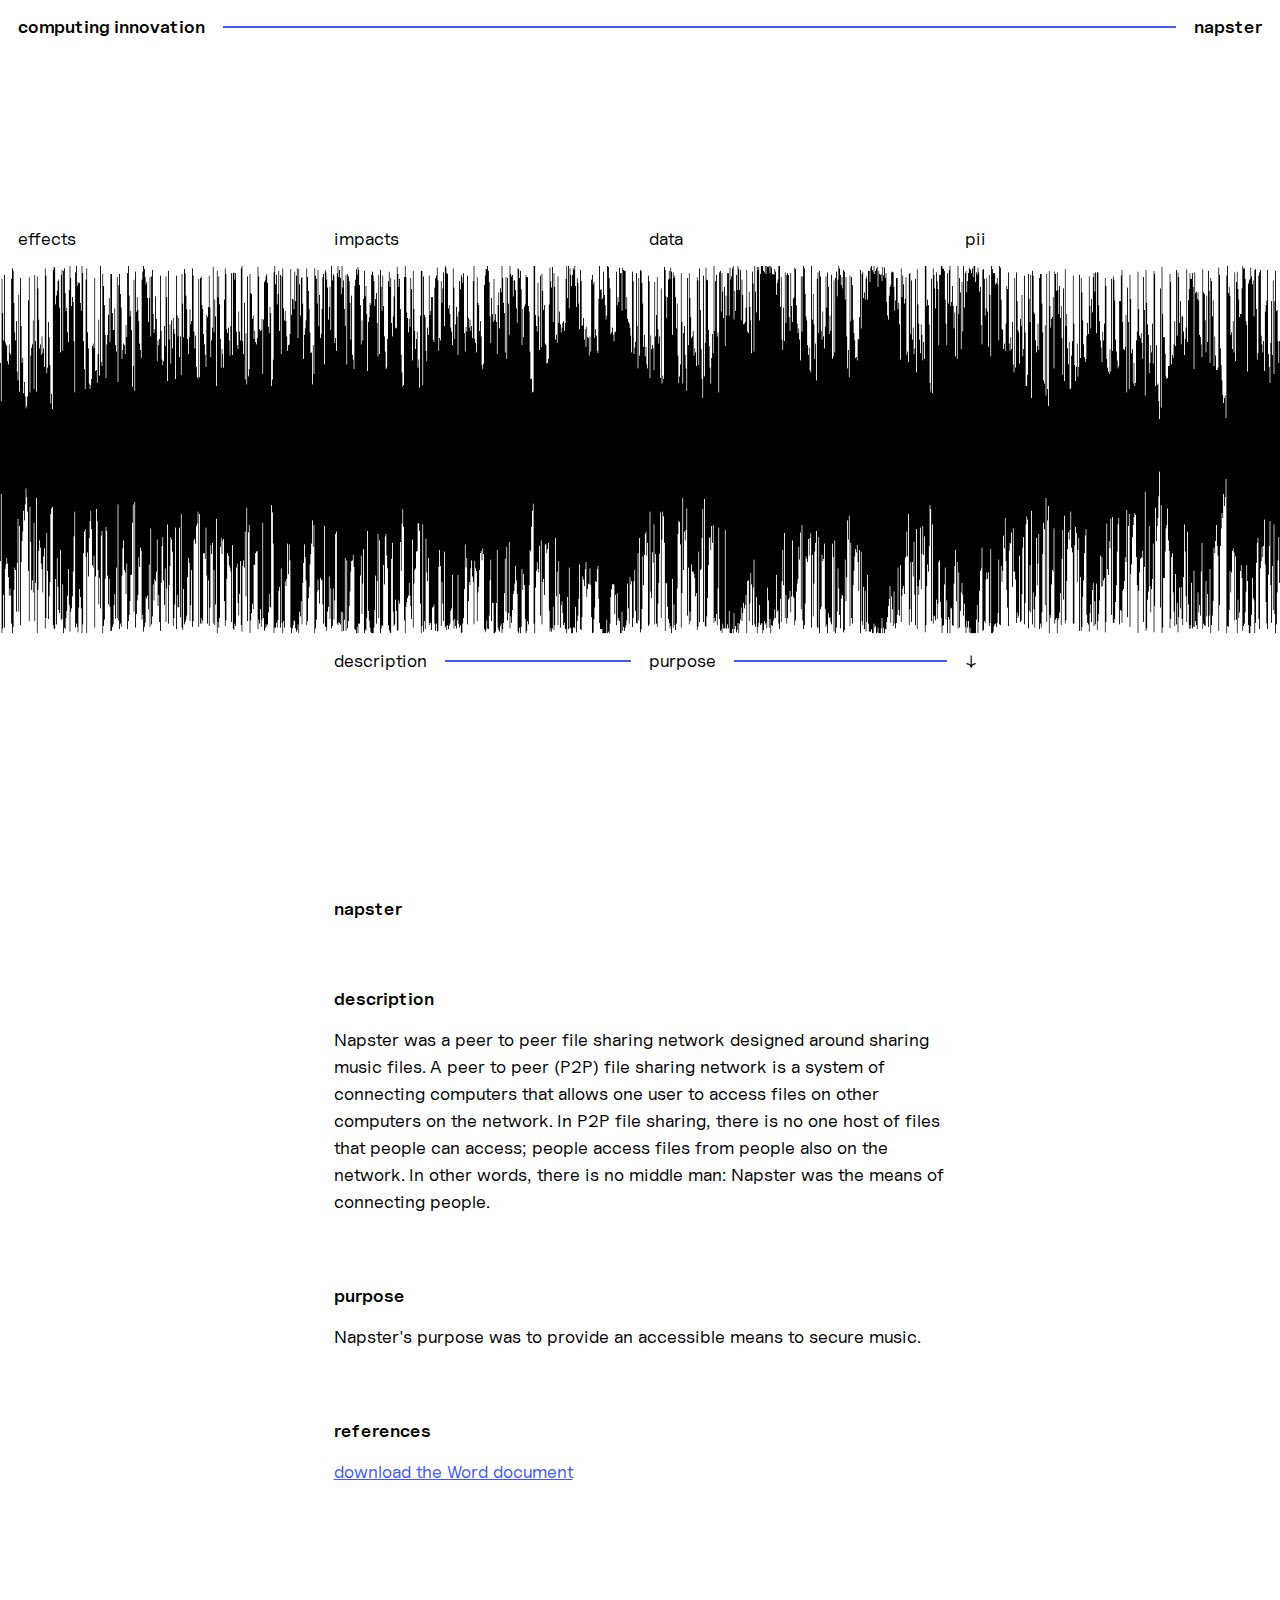
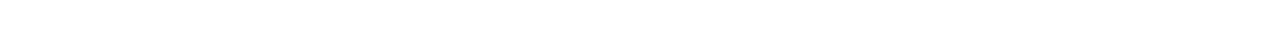
<file: index.html>
<!DOCTYPE html>
<html lang="en">
<head>
    <meta charset="UTF-8">
    <meta http-equiv="X-UA-Compatible" content="IE=edge">
    <meta name="viewport" content="width=device-width, initial-scale=1.0">
    <link rel="stylesheet" href="style.css">
    <link rel="shortcut icon" href="media/favicon.png" type="image/x-icon">
    <title>computing innovation: napster</title>
</head>
<body>
    <div class="wrapper">
        <div class="hero_wrapper">
            <header class="page_header">
                <div class="upper_header">
                    <span>computing innovation</span>
                    <div class="blue_line"></div>
                    <h2><a href="index.html" class="napster">napster</a></h2>
                </div>
                <div class="grid_row_spacer"></div>
                <nav class="page_nav">
                    <ul class="nav_list" role="list">
                        <li class="nav_item"><a href="effects/index.html" class="nav_link">effects</a></li>
                        <li class="nav_item"><a href="impacts/index.html" class="nav_link">impacts</a></li>
                        <li class="nav_item"><a href="data/index.html" class="nav_link">data</a></li>
                        <li class="nav_item"><a href="pii/index.html" class="nav_link">pii</a></li>
                    </ul>
                </nav>
            </header>
            <div class="hero_image_wrapper">
                <img src="media/waveform.png" alt="an image of the waveform of the song, Love Trip, by Takako Mamiya" class="hero_image">
            </div>
            <aside class="content_description">
                <div></div>
                <div class="margin_block_start_0">
                    <div class="content_descriptor">
                        <p>description</p>
                        <div class="blue_line"></div>
                    </div>
                </div>
                <div>
                    <div class="content_descriptor">
                        <p>purpose</p>
                        <div class="blue_line"></div>
                    </div>
                </div>
                <div><span>&ShortDownArrow;</span></div>
            </aside>
        </div>
        <main>
            <div class="main_section">
                <section class="text_content">
                    <h1>napster</h1>
                </section>
            </div>
            <div class="main_section">
                <section class="text_content">
                    <h2>description</h2>
                    <p>Napster was a peer to peer file sharing network designed around sharing music files. A peer to peer (P2P) file sharing network is a system of connecting computers that allows one user to access files on other computers on the network. In P2P file sharing, there is no one host of files that people can access; people access files from people also on the network. In other words, there is no middle man: Napster was the means of connecting people.</p>
                </section>
            </div>
            <div class="main_section">
                <section class="text_content">
                    <h2>purpose</h2>
                    <p>Napster's purpose was to provide an accessible means to secure music.</p>
                </section>
            </div>
            <div class="main_section">
                <section class="text_content">
                    <h2>references</h2>
                    <p><a href="assets/Computing Innovation References.docx" class="download_link" download>download the Word document</a></p>
                </section>
            </div>
        </main>
    </div>
</body>
</html>
</file>
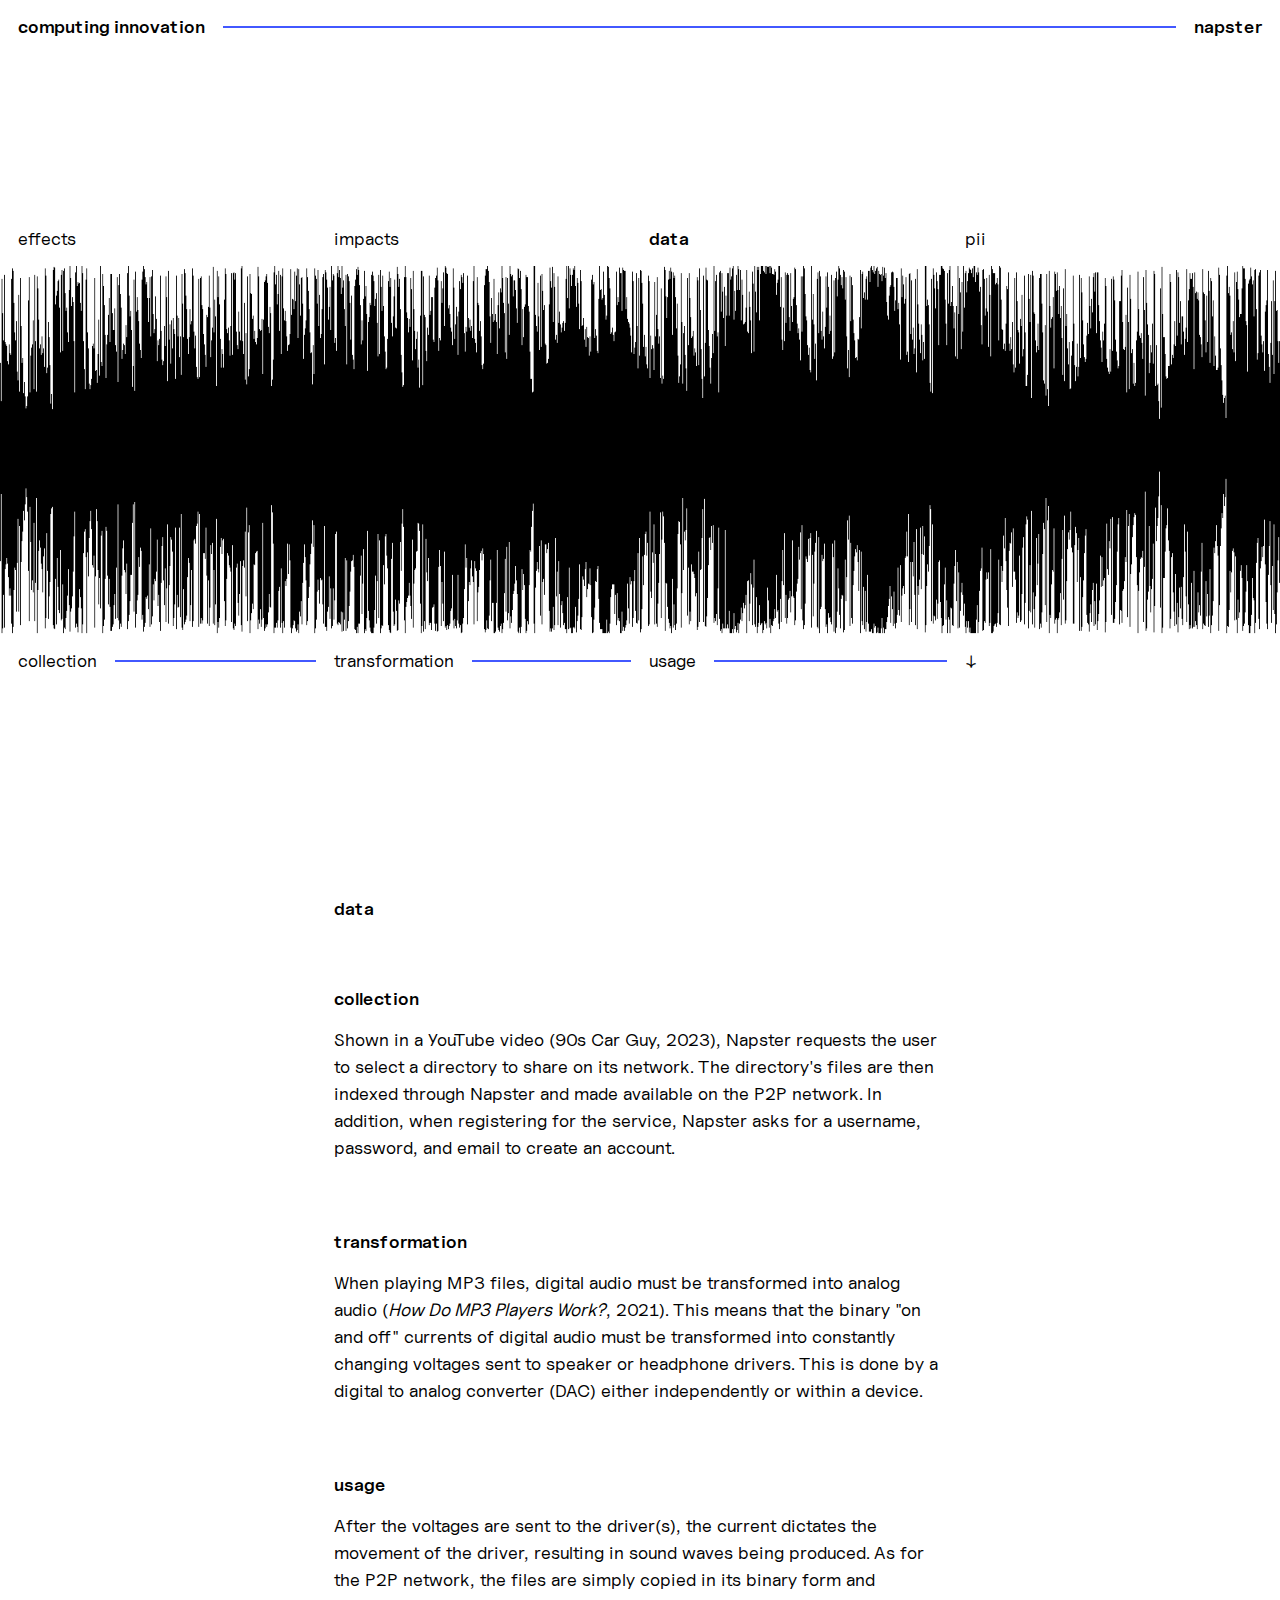
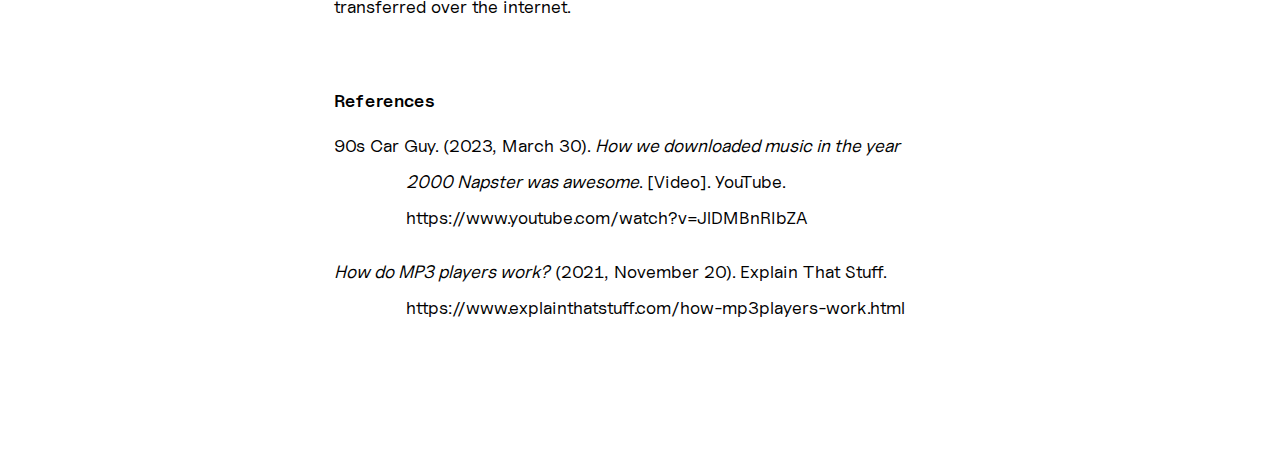
<file: data/index.html>
<!DOCTYPE html>
<html lang="en">
<head>
    <meta charset="UTF-8">
    <meta http-equiv="X-UA-Compatible" content="IE=edge">
    <meta name="viewport" content="width=device-width, initial-scale=1.0">
    <link rel="stylesheet" href="../style.css">
    <link rel="shortcut icon" href="../media/favicon.png" type="image/x-icon">
    <title>computing innovation: data</title>
</head>
<body>
    <div class="wrapper">
        <div class="hero_wrapper">
            <header class="page_header">
                <div class="upper_header">
                    <span>computing innovation</span>
                    <div class="blue_line"></div>
                    <h2><a href="../index.html" class="napster">napster</a></h2>
                </div>
                <div class="grid_row_spacer"></div>
                <nav class="page_nav">
                    <ul class="nav_list" role="list">
                        <li class="nav_item"><a href="../effects/index.html" class="nav_link">effects</a></li>
                        <li class="nav_item"><a href="../impacts/index.html" class="nav_link">impacts</a></li>
                        <li class="nav_item"><a href="../data/index.html" class="nav_link title">data</a></li>
                        <li class="nav_item"><a href="../pii/index.html" class="nav_link">pii</a></li>
                    </ul>
                </nav>
            </header>
            <div class="hero_image_wrapper">
                <img src="../media/waveform.png" alt="an image of the waveform of the song, Love Trip, by Takako Mamiya" class="hero_image">
            </div>
            <aside class="content_description">
                <div>
                    <div class="content_descriptor">
                        <p>collection</p>
                        <div class="blue_line"></div>
                    </div>
                </div>
                <div>
                    <div class="content_descriptor">
                        <p>transformation</p>
                        <div class="blue_line"></div>
                    </div>
                </div>
                <div>
                    <div class="content_descriptor">
                        <p>usage</p>
                        <div class="blue_line"></div>
                    </div>
                </div>
                <div><span>&ShortDownArrow;</span></div>
            </aside>
        </div>
        <main>
            <div class="main_section">
                <section class="text_content">
                    <h1>data</h1>
                </section>
            </div>
            <div class="main_section">
                <section class="text_content">
                    <h2>collection</h2>
                    <p>Shown in a YouTube video (90s Car Guy, 2023), Napster requests the user to select a directory to share on its network. The directory's files are then indexed through Napster and made available on the P2P network. In addition, when registering for the service, Napster asks for a username, password, and email to create an account.</p>
                </section>
            </div>
            <div class="main_section">
                <section class="text_content">
                    <h2>transformation</h2>
                    <p>When playing MP3 files, digital audio must be transformed into analog audio (<span class="source_italic">How Do MP3 Players Work?</span>, 2021). This means that the binary "on and off" currents of digital audio must be transformed into constantly changing voltages sent to speaker or headphone drivers. This is done by a digital to analog converter (DAC) either independently or within a device.</p>
                </section>
            </div>
            <div class="main_section">
                <section class="text_content">
                    <h2>usage</h2>
                    <p>After the voltages are sent to the driver(s), the current dictates the movement of the driver, resulting in sound waves being produced. As for the P2P network, the files are simply copied in its binary form and transferred over the internet.</p>
                </section>
            </div>
            <div class="main_section">
                <section class="sources">
                    <h2>References</h2>
                    <ul class="source_list" role="list">
                        <li class="source">90s Car Guy. (2023, March 30). <span class="source_italic">How we downloaded music in the year 2000 Napster was awesome</span>. [Video]. YouTube. https://www.youtube.com/watch?v=JlDMBnRIbZA</li>
                        <li class="source"><span class="source_italic">How do MP3 players work?</span> (2021, November 20). Explain That Stuff. https://www.explainthatstuff.com/how-mp3players-work.html</li>
                    </ul>
                </section>
            </div>
            </div>
        </main>
    </div>
</body>
</html>
</file>
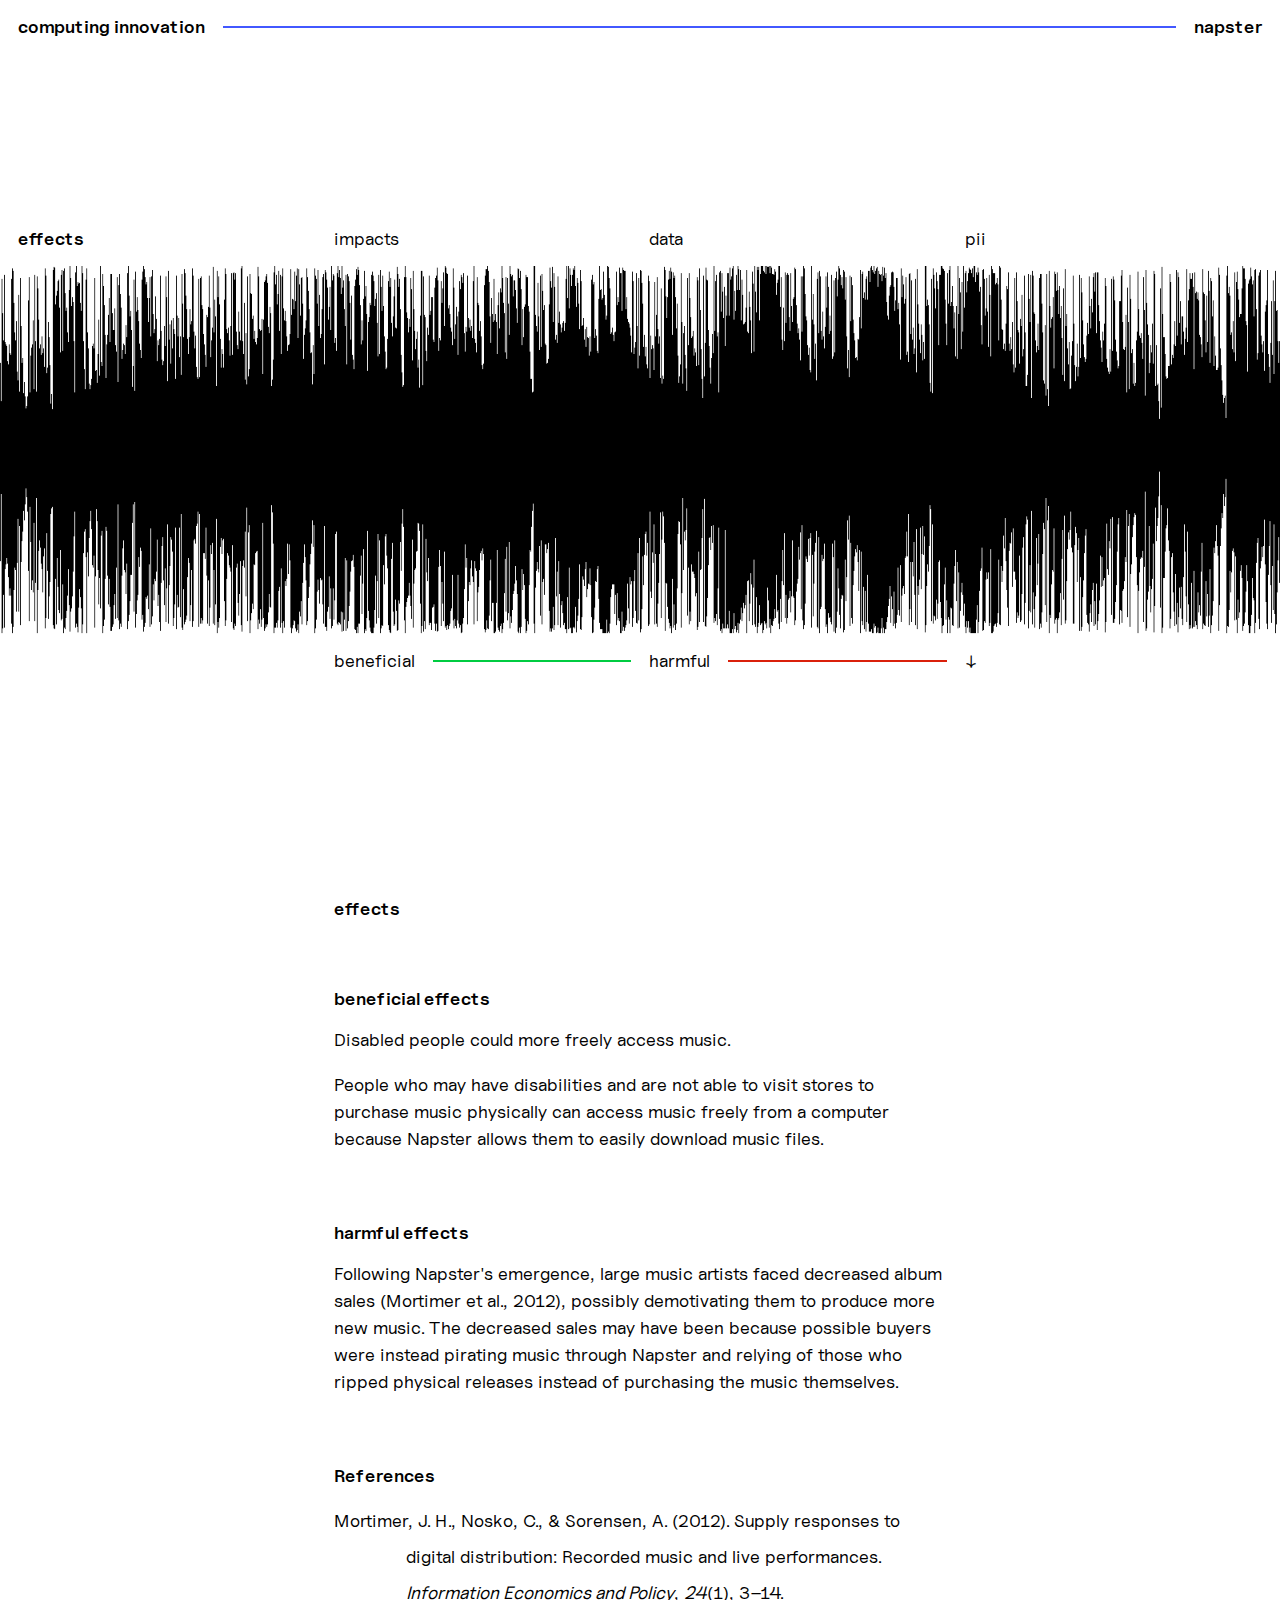
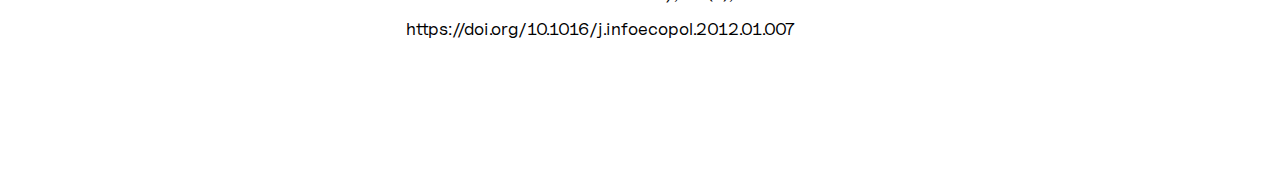
<file: effects/index.html>
<!DOCTYPE html>
<html lang="en">
<head>
    <meta charset="UTF-8">
    <meta http-equiv="X-UA-Compatible" content="IE=edge">
    <meta name="viewport" content="width=device-width, initial-scale=1.0">
    <link rel="stylesheet" href="../style.css">
    <link rel="shortcut icon" href="../media/favicon.png" type="image/x-icon">
    <title>computing innovation: effects</title>
</head>
<body>
    <div class="wrapper">
        <div class="hero_wrapper">
            <header class="page_header">
                <div class="upper_header">
                    <span>computing innovation</span>
                    <div class="blue_line"></div>
                    <h2><a href="../index.html" class="napster">napster</a></h2>
                </div>
                <div class="grid_row_spacer"></div>
                <nav class="page_nav">
                    <ul class="nav_list" role="list">
                        <li class="nav_item"><a href="../effects/index.html" class="nav_link title">effects</a></li>
                        <li class="nav_item"><a href="../impacts/index.html" class="nav_link">impacts</a></li>
                        <li class="nav_item"><a href="../data/index.html" class="nav_link">data</a></li>
                        <li class="nav_item"><a href="../pii/index.html" class="nav_link">pii</a></li>
                    </ul>
                </nav>
            </header>
            <div class="hero_image_wrapper">
                <img src="../media/waveform.png" alt="an image of the waveform of the song, Love Trip, by Takako Mamiya" class="hero_image">
            </div>
            <aside class="content_description">
                <div></div>
                <div class="margin_block_start_0">
                    <div class="content_descriptor">
                        <p>beneficial</p>
                        <div class="blue_line green_line"></div>
                    </div>
                </div>
                <div>
                    <div class="content_descriptor">
                        <p>harmful</p>
                        <div class="blue_line red_line"></div>
                    </div>
                </div>
                <div><span>&ShortDownArrow;</span></div>
            </aside>
        </div>
        <main>
            <div class="main_section">
                <section class="text_content">
                    <h1>effects</h1>
                </section>
            </div>
            <div class="main_section">
                <section class="text_content">
                    <h2>beneficial effects</h2>
                    <p>Disabled people could more freely access music.</p>
                    <p>People who may have disabilities and are not able to visit stores to purchase music physically can access music freely from a computer because Napster allows them to easily download music files.</p>
                </section>
            </div>
            <div class="main_section">
                <section class="text_content">
                    <h2>harmful effects</h2>
                    <p>Following Napster's emergence, large music artists faced decreased album sales (Mortimer et al., 2012), possibly demotivating them to produce more new music. The decreased sales may have been because possible buyers were instead pirating music through Napster and relying of those who ripped physical releases instead of purchasing the music themselves.</p>
                </section>
            </div>
            <div class="main_section">
                <section class="sources">
                    <h2>References</h2>
                    <ul class="source_list" role="list">
                        <li class="source">Mortimer, J. H., Nosko, C., & Sorensen, A. (2012). Supply responses to digital distribution: Recorded music and live performances. <span class=" source_italic">Information Economics and Policy</span>, <span class="source_italic">24</span>(1), 3&ndash;14. https://doi.org/10.1016/j.infoecopol.2012.01.007</li>
                    </ul>
                </section>
            </div>
            </div>
        </main>
    </div>
</body>
</html>
</file>
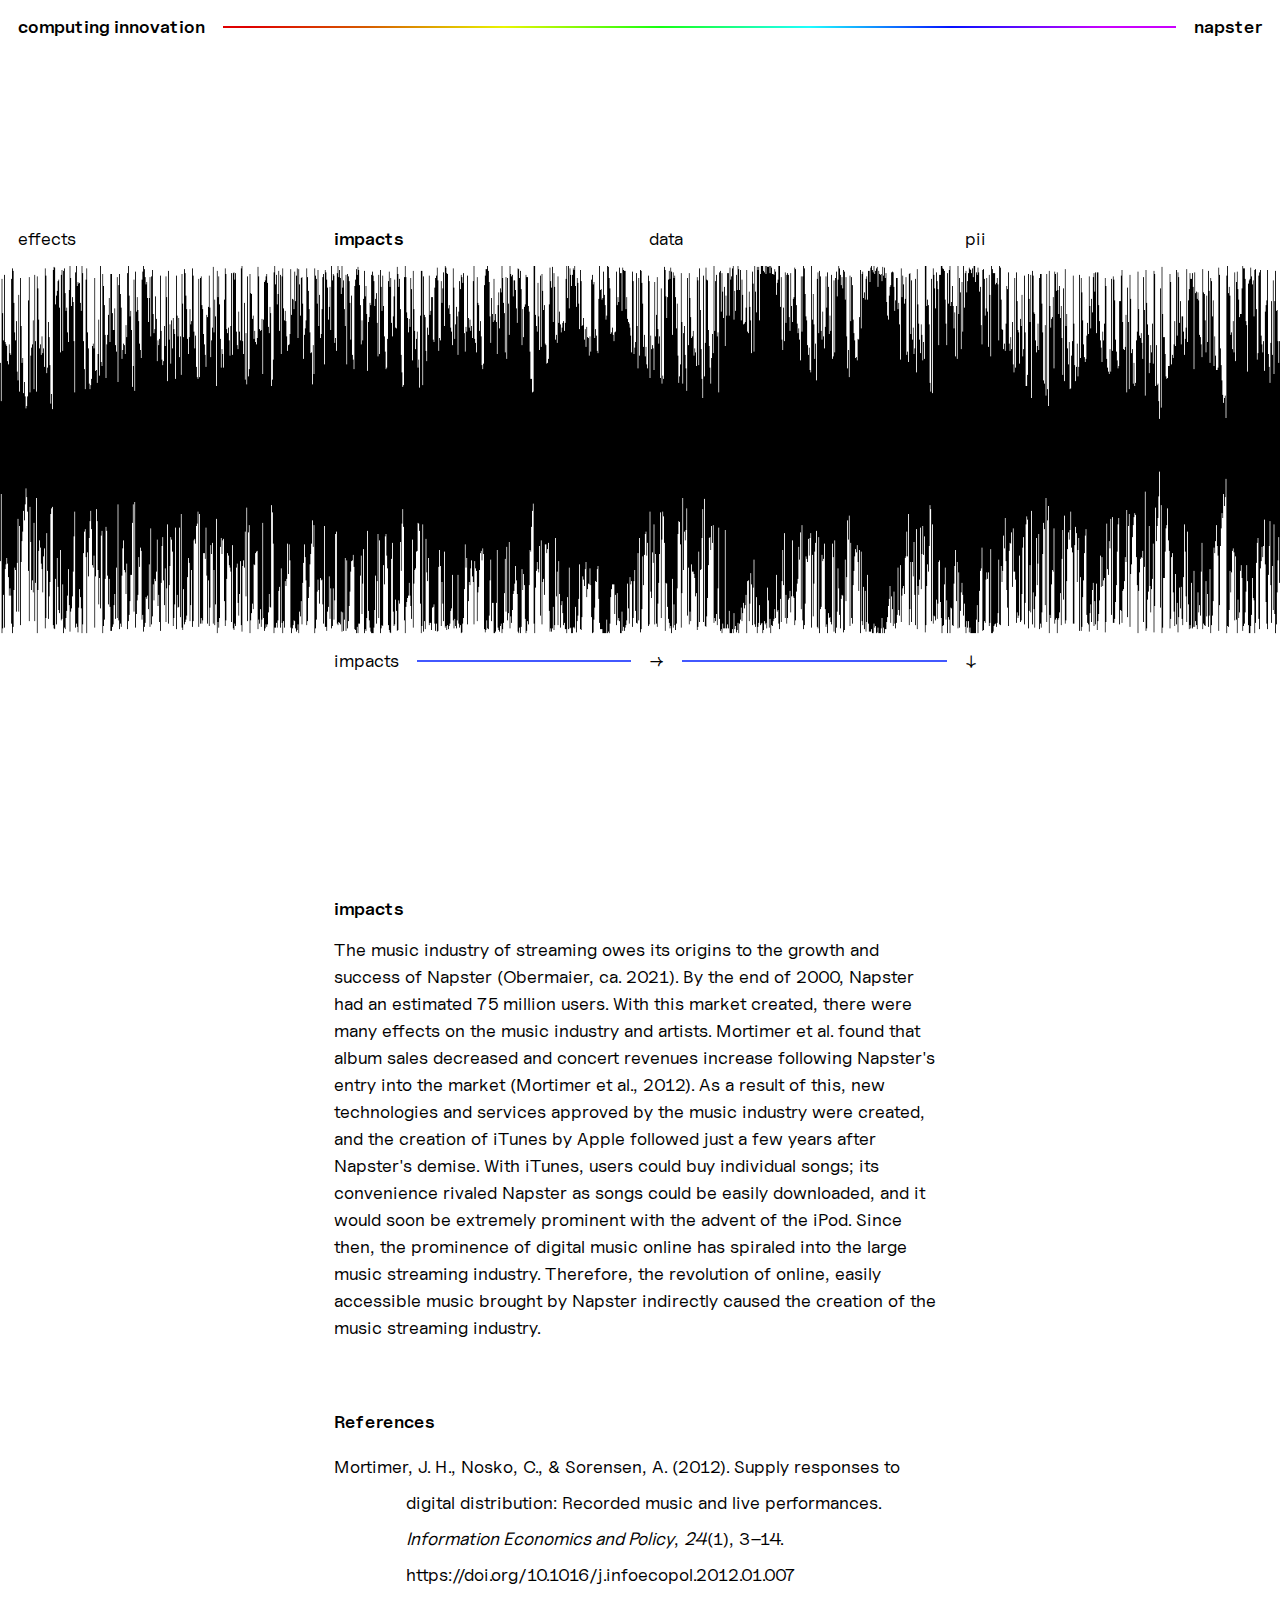
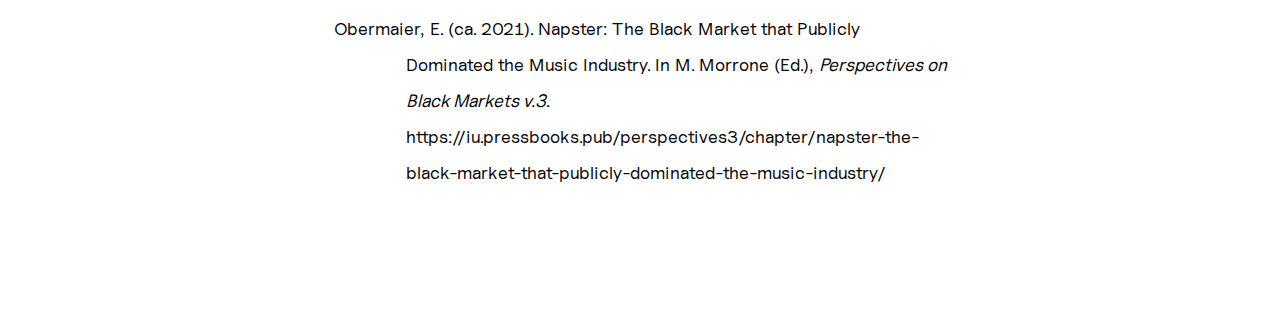
<file: impacts/index.html>
<!DOCTYPE html>
<html lang="en">
<head>
    <meta charset="UTF-8">
    <meta http-equiv="X-UA-Compatible" content="IE=edge">
    <meta name="viewport" content="width=device-width, initial-scale=1.0">
    <link rel="stylesheet" href="../style.css">
    <link rel="shortcut icon" href="../media/favicon.png" type="image/x-icon">
    <title>computing innovation: impacts</title>
</head>
<body>
    <div class="wrapper">
        <div class="hero_wrapper">
            <header class="page_header">
                <div class="upper_header">
                    <span>computing innovation</span>
                    <div class="blue_line rainbow_line"></div>
                    <h2><a href="../index.html" class="napster">napster</a></h2>
                </div>
                <div class="grid_row_spacer"></div>
                <nav class="page_nav">
                    <ul class="nav_list" role="list">
                        <li class="nav_item"><a href="../effects/index.html" class="nav_link">effects</a></li>
                        <li class="nav_item"><a href="../impacts/index.html" class="nav_link title">impacts</a></li>
                        <li class="nav_item"><a href="../data/index.html" class="nav_link">data</a></li>
                        <li class="nav_item"><a href="../pii/index.html" class="nav_link">pii</a></li>
                    </ul>
                </nav>
            </header>
            <div class="hero_image_wrapper">
                <img src="../media/waveform.png" alt="an image of the waveform of the song, Love Trip, by Takako Mamiya" class="hero_image">
            </div>
            <aside class="content_description">
                <div></div>
                <div class="margin_block_start_0">
                    <div class="content_descriptor">
                        <p>impacts</p>
                        <div class="blue_line"></div>
                    </div>
                </div>
                <div>
                    <div class="content_descriptor remove_at_small">
                        <p>&rightarrow;</p>
                        <div class="blue_line"></div>
                    </div>
                </div>
                <div><span>&ShortDownArrow;</span></div>
            </aside>
        </div>
        <main>
            <div class="main_section">
                <section class="text_content">
                    <h1>impacts</h1>
                    <p>The music industry of streaming owes its origins to the growth and success of Napster (Obermaier, ca. 2021). By the end of 2000, Napster had an estimated 75 million users. With this market created, there were many effects on the music industry and artists. Mortimer et al. found that album sales decreased and concert revenues increase following Napster's entry into the market (Mortimer et al., 2012). As a result of this, new technologies and services approved by the music industry were created, and the creation of iTunes by Apple followed just a few years after Napster's demise. With iTunes, users could buy individual songs; its convenience rivaled Napster as songs could be easily downloaded, and it would soon be extremely prominent with the advent of the iPod. Since then, the prominence of digital music online has spiraled into the large music streaming industry. Therefore, the revolution of online, easily accessible music brought by Napster indirectly caused the creation of the music streaming industry.</p>
                </section>
            </div>
            <div class="main_section">
                <section class="sources">
                    <h2>References</h2>
                    <ul class="source_list" role="list">
                        <li class="source">Mortimer, J. H., Nosko, C., & Sorensen, A. (2012). Supply responses to digital distribution: Recorded music and live performances. <span class=" source_italic">Information Economics and Policy</span>, <span class="source_italic">24</span>(1), 3&ndash;14. https://doi.org/10.1016/j.infoecopol.2012.01.007</li>
                        <li class="source">Obermaier, E. (ca. 2021). Napster: The Black Market that Publicly Dominated the Music Industry. In M. Morrone (Ed.), <span class="source_italic">Perspectives on Black Markets v.3</span>. https://iu.pressbooks.pub/perspectives3/chapter/napster-the-black-market-that-publicly-dominated-the-music-industry/</li>
                    </ul>
                </section>
            </div>
            </div>
        </main>
    </div>
</body>
</html>
</file>
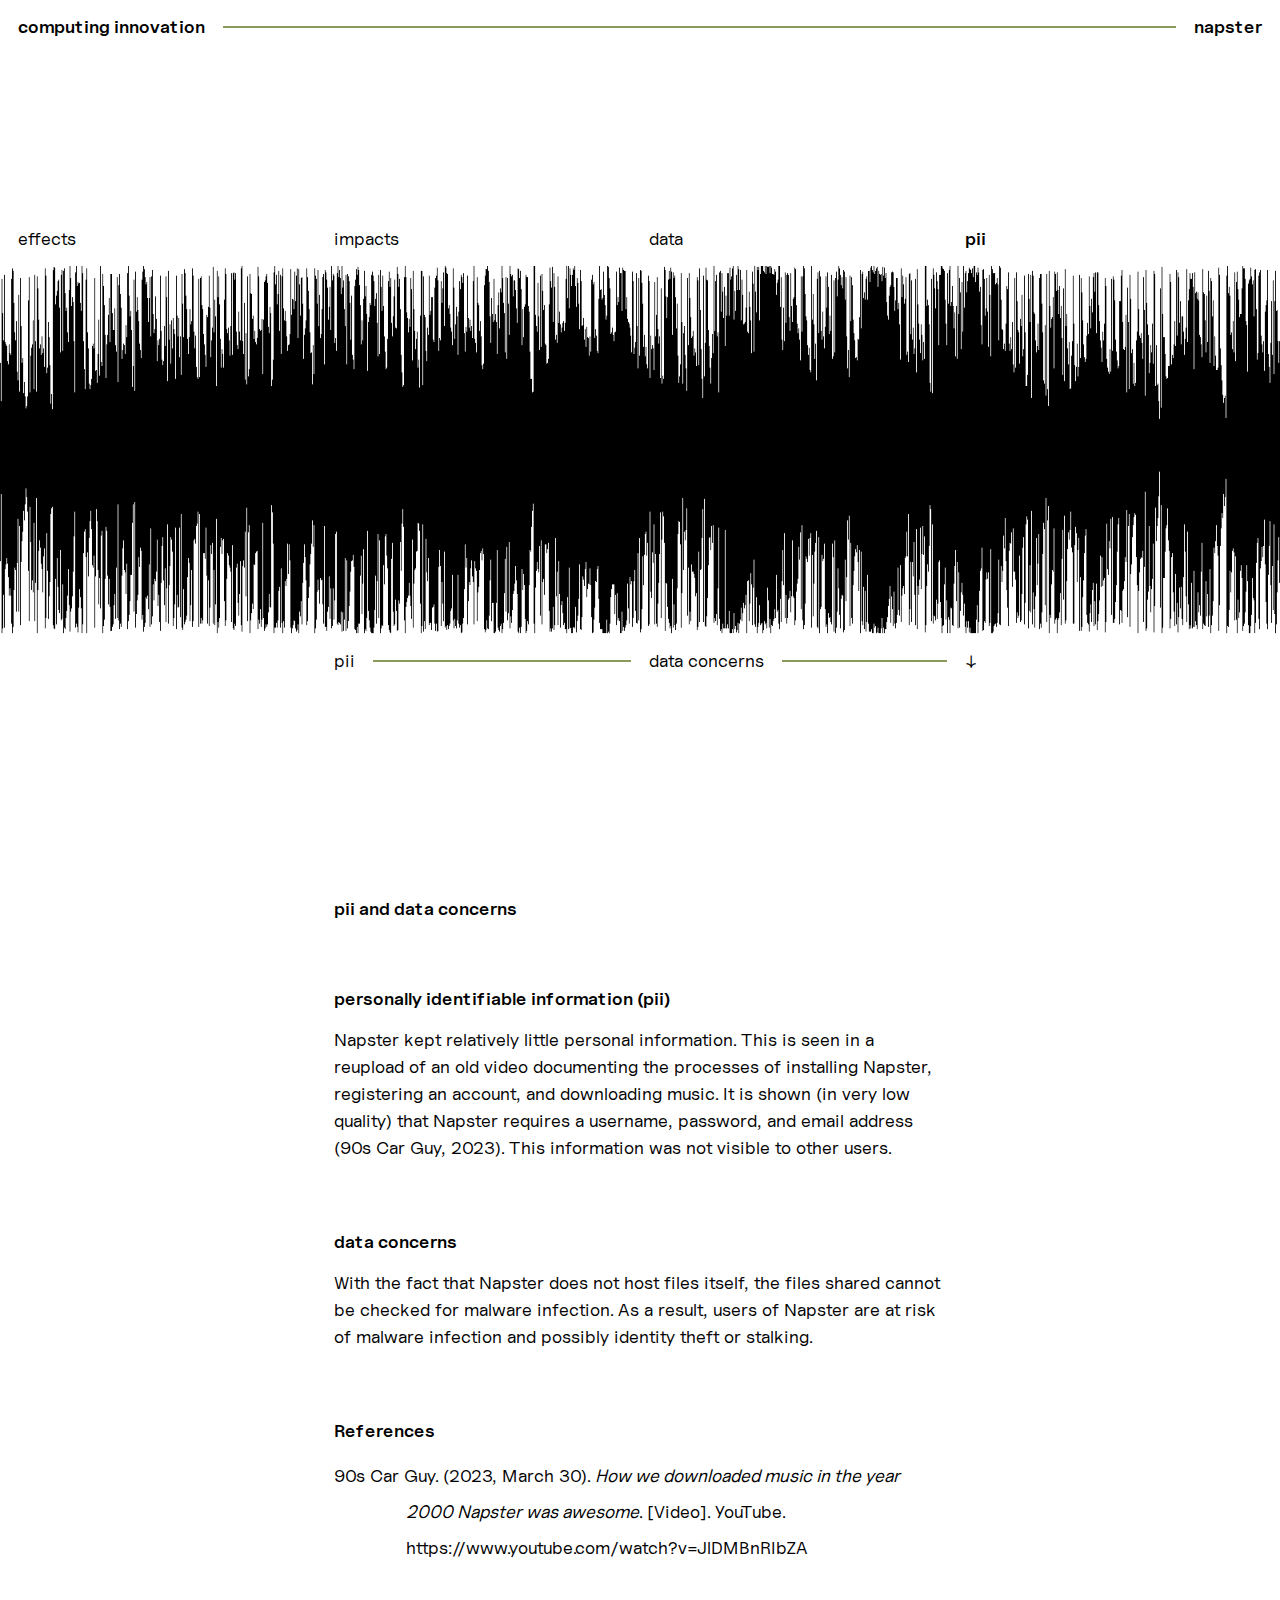
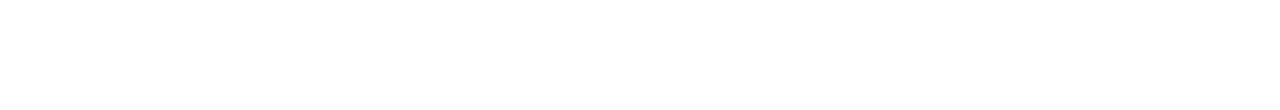
<file: pii/index.html>
<!DOCTYPE html>
<html lang="en">
<head>
    <meta charset="UTF-8">
    <meta http-equiv="X-UA-Compatible" content="IE=edge">
    <meta name="viewport" content="width=device-width, initial-scale=1.0">
    <link rel="stylesheet" href="../style.css">
    <link rel="shortcut icon" href="../media/favicon.png" type="image/x-icon">
    <title>computing innovation: pii</title>

    <style>
        ::-webkit-scrollbar-thumb:hover {
            background-color: var(--ln_sage_green);
        }
    </style>
</head>
<body>
    <div class="wrapper">
        <div class="hero_wrapper">
            <header class="page_header">
                <div class="upper_header">
                    <span>computing innovation</span>
                    <div class="blue_line sage_green_line"></div>
                    <h2><a href="../index.html" class="napster">napster</a></h2>
                </div>
                <div class="grid_row_spacer"></div>
                <nav class="page_nav">
                    <ul class="nav_list" role="list">
                        <li class="nav_item"><a href="../effects/index.html" class="nav_link">effects</a></li>
                        <li class="nav_item"><a href="../impacts/index.html" class="nav_link">impacts</a></li>
                        <li class="nav_item"><a href="../data/index.html" class="nav_link">data</a></li>
                        <li class="nav_item"><a href="../pii/index.html" class="nav_link title">pii</a></li>
                    </ul>
                </nav>
            </header>
            <div class="hero_image_wrapper">
                <img src="../media/waveform.png" alt="an image of the waveform of the song, Love Trip, by Takako Mamiya" class="hero_image">
            </div>
            <aside class="content_description">
                <div></div>
                <div class="margin_block_start_0">
                    <div class="content_descriptor">
                        <p>pii</p>
                        <div class="blue_line sage_green_line"></div>
                    </div>
                </div>
                <div>
                    <div class="content_descriptor">
                        <p>data concerns</p>
                        <div class="blue_line sage_green_line"></div>
                    </div>
                </div>
                <div><span>&ShortDownArrow;</span></div>
            </aside>
        </div>
        <main>
            <div class="main_section">
                <section class="text_content">
                    <h1>pii and data concerns</h1>
                </section>
            </div>
            <div class="main_section">
                <section class="text_content">
                    <h2>personally identifiable information (pii)</h2>
                    <p>Napster kept relatively little personal information. This is seen in a reupload of an old video documenting the processes of installing Napster, registering an account, and downloading music. It is shown (in very low quality) that Napster requires a username, password, and email address (90s Car Guy, 2023). This information was not visible to other users.</p>
                </section>
            </div>
            <div class="main_section">
                <section class="text_content">
                    <h2>data concerns</h2>
                    <p>With the fact that Napster does not host files itself, the files shared cannot be checked for malware infection. As a result, users of Napster are at risk of malware infection and possibly identity theft or stalking.</p>
                </section>
            </div>
            <div class="main_section">
                <section class="sources">
                    <h2>References</h2>
                    <ul class="source_list" role="list">
                        <li class="source">90s Car Guy. (2023, March 30). <span class="source_italic">How we downloaded music in the year 2000 Napster was awesome</span>. [Video]. YouTube. https://www.youtube.com/watch?v=JlDMBnRIbZA</li>
                    </ul>
                </section>
            </div>
            </div>
        </main>
    </div>
</body>
</html>
</file>
<file: style.css>
@import "fonts.css";

/* notes */
    /* waveform is Love Trip by Takako Mamiya */
/* font vars */

:root {
    --fw_light: 300;
    --fw_regular: 400;
    --fw_bold: 600;
}

/* color vars */

:root {
    --clr_foreground: hsl(0 0% 0%);
    --clr_middleground: hsl(0 0% 60%);
    --clr_background: hsl(0 0% 100%);
    --clr_accent: hsl(233 100% 63%);

    --ln_red: hsl(6 90% 45%);
    --ln_green: hsl(139 100% 40%);
    --ln_rainbow: linear-gradient( 89.7deg, rgba(223,0,0,1) 2.7%, rgba(214,91,0,1) 15.1%, rgba(233,245,0,1) 29.5%, rgba(23,255,17,1) 45.8%, rgba(29,255,255,1) 61.5%, rgba(5,17,255,1) 76.4%, rgba(202,0,253,1) 92.4% );
    --ln_sage_green: hsl(75, 26%, 48%);
}

/* scrollbars */

::-webkit-scrollbar {
    width: 0.5rem;
}

::-webkit-scrollbar-track {
    background-color: transparent;
}

::-webkit-scrollbar-thumb {
    background-color: var(--clr_middleground);
}

::-webkit-scrollbar-thumb:hover {
    background-color: var(--clr_accent);
}

/* reset */

*,
*::before,
*::after {
    box-sizing: border-box;
}

* {
    margin: 0;
    padding: 0;
    font: inherit;
    text-decoration: inherit;
}

html {
    font-family: 'Uncut Sans', sans-serif;
    font-weight: var(--fw_regular);
    font-style: normal;

    font-size: 112.5%;

    background-color: var(--clr_background);
    color: var(--clr_foreground);

    overflow-x: hidden;
}

@supports (font-variation-settings: normal) {
    html {
        font-family: 'Uncut Sans Var', sans-serif;
        font-weight: var(--fw_regular);
        font-style: normal;
    }
}

body {
    line-height: 1;
    -webkit-font-smoothing: antialiased;
}

img, picture, video, canvas, svg {
    display: block;
    max-width: 100%;
}

svg {
    height: auto;
    width: 100%;
}

input, button, textarea, select {
    font: inherit;
}

p, h1, h2, h3, h4, h5, h6 {
    overflow-wrap: break-word;
}

/* sr_only */

.sr_only:not(:focus):not(:active) {
    clip: rect(0 0 0 0); 
    clip-path: inset(50%);
    height: 1px;
    overflow: hidden;
    position: absolute;
    white-space: nowrap; 
    width: 1px;
}

/* random util */

.display_none {
    display: none !important;
}

.margin_block_start_0 {
    margin-block-start: 0 !important;
}

/* actual stuff */

.hero_wrapper {
    height: 100vh;
    display: grid;
    grid-template-rows: 1fr auto 1fr;
}

.hero_image {
    object-fit: cover;
    width: 100%;
}

/* spacers */

:root {
    --dm_100: 1rem;
    --dm_200: 2rem;
    --dm_300: 4rem;
    --dm_400: 8rem;
}

/* whatever */

.blue_line {
    background-color: var(--clr_accent);
    height: 2px;
}

.page_header {
    padding: var(--dm_100);
    display: flex;
    flex-direction: column;
    justify-content: space-between;
}

.upper_header {
    display: flex;
    align-items: center;
    gap: var(--dm_100);
    font-weight: var(--fw_bold);
    margin-block-end: var(--dm_100);
}

.upper_header .blue_line {
    flex-grow: 100;
}

.napster {
    color: var(--clr_foreground);
}

.nav_list {
    list-style: none;
    display: grid;
    grid-template-columns: repeat(4, 1fr);
    gap: var(--dm_100);
}

.nav_link {
    color: var(--clr_foreground);
}

.nav_link:hover {
    text-decoration: underline;
}

.nav_link.title {
    font-weight: var(--fw_bold);
}

/* aside page header thingy */

.content_description {
    padding: var(--dm_100);
    display: grid;
    grid-template-columns: repeat(4, 1fr);
    gap: var(--dm_100);
}

.content_descriptor {
    display: flex;
    align-items: center;
    gap: var(--dm_100);
}

.content_descriptor .blue_line {
    flex-grow: 100;
}

/* main */

main {
    margin-bottom: var(--dm_400);
}

main :is(
    h1,
    h2,
    h3,
    h4,
    h5,
    h6
) {
    font-weight: var(--fw_bold);
}

.main_section {
    padding: 0 var(--dm_100) 0;
    display: grid;
    grid-template-columns: repeat(4, 1fr);
    gap: var(--dm_100);
}

.main_section + .main_section {
    margin-block-start: var(--dm_300);
}

.main_section section {
    grid-column: 2 / -2;
}

.main_section:has(img) {
    padding: 0;
}

.download_link {
    color: var(--clr_accent);
    text-decoration: underline;
}

.text_content p {
    line-height: 1.5;
}

.text_content :not(:first-child) {
    margin-block-start: var(--dm_100);
}

.text_content + * {
    margin-block-start: var(--dm_300);
}

/* bibliography */

.sources :not(:first-child) {
    margin-block-start: var(--dm_100);
}

.source_list {
    list-style: none;
}

.source {
    line-height: 2;
    text-indent: -4rem;
    padding-left: 4rem;
    overflow-wrap: break-word;
}

.source_italic {
    font-style: italic;
}

/* color lines */

.red_line {
    background-color: var(--ln_red);
}

.green_line {
    background-color: var(--ln_green);
}

.rainbow_line {
    background-image: var(--ln_rainbow);
}

.sage_green_line {
    background-color: var(--ln_sage_green);
}

/* medias */

@media (max-width: 40rem) {
    .upper_header {
        display: grid;
        grid-template-columns: 1fr;
    }

    .upper_header .blue_line {
        display: none;
    }

    .napster {
        text-decoration-color: var(--clr_accent);
    }

    .upper_header :is(
        h1,
        h2
    )::after {
        content: " *";
        color: var(--clr_accent);
    }

    .upper_header:has(.sage_green_line) :is(
        h1,
        h2
    )::after {
        color: hsl(75, 26%, 48%);
    }

    .nav_list {
        display: grid;
        grid-template-columns: 1fr;
    }

    .content_description {
        display: block;
        gap: 0rem;
    }

    .content_description > :not(:first-child) {
        margin-block-start: var(--dm_100);
    }

    .content_description .blue_line {
        display: none;
    }

    .content_descriptor p::after {
        content: ",";
    }

    .source {
        text-indent: -2rem;
        padding-left: 2rem;
    }

    .remove_at_small {
        display: none;
    }
}

@media (max-width: 50rem) {
    .main_section {
        display: block;
    }
}

@media (max-width: 60rem) {
    .main_section section {
        grid-column: 1 / -2;
    }
}
</file>
